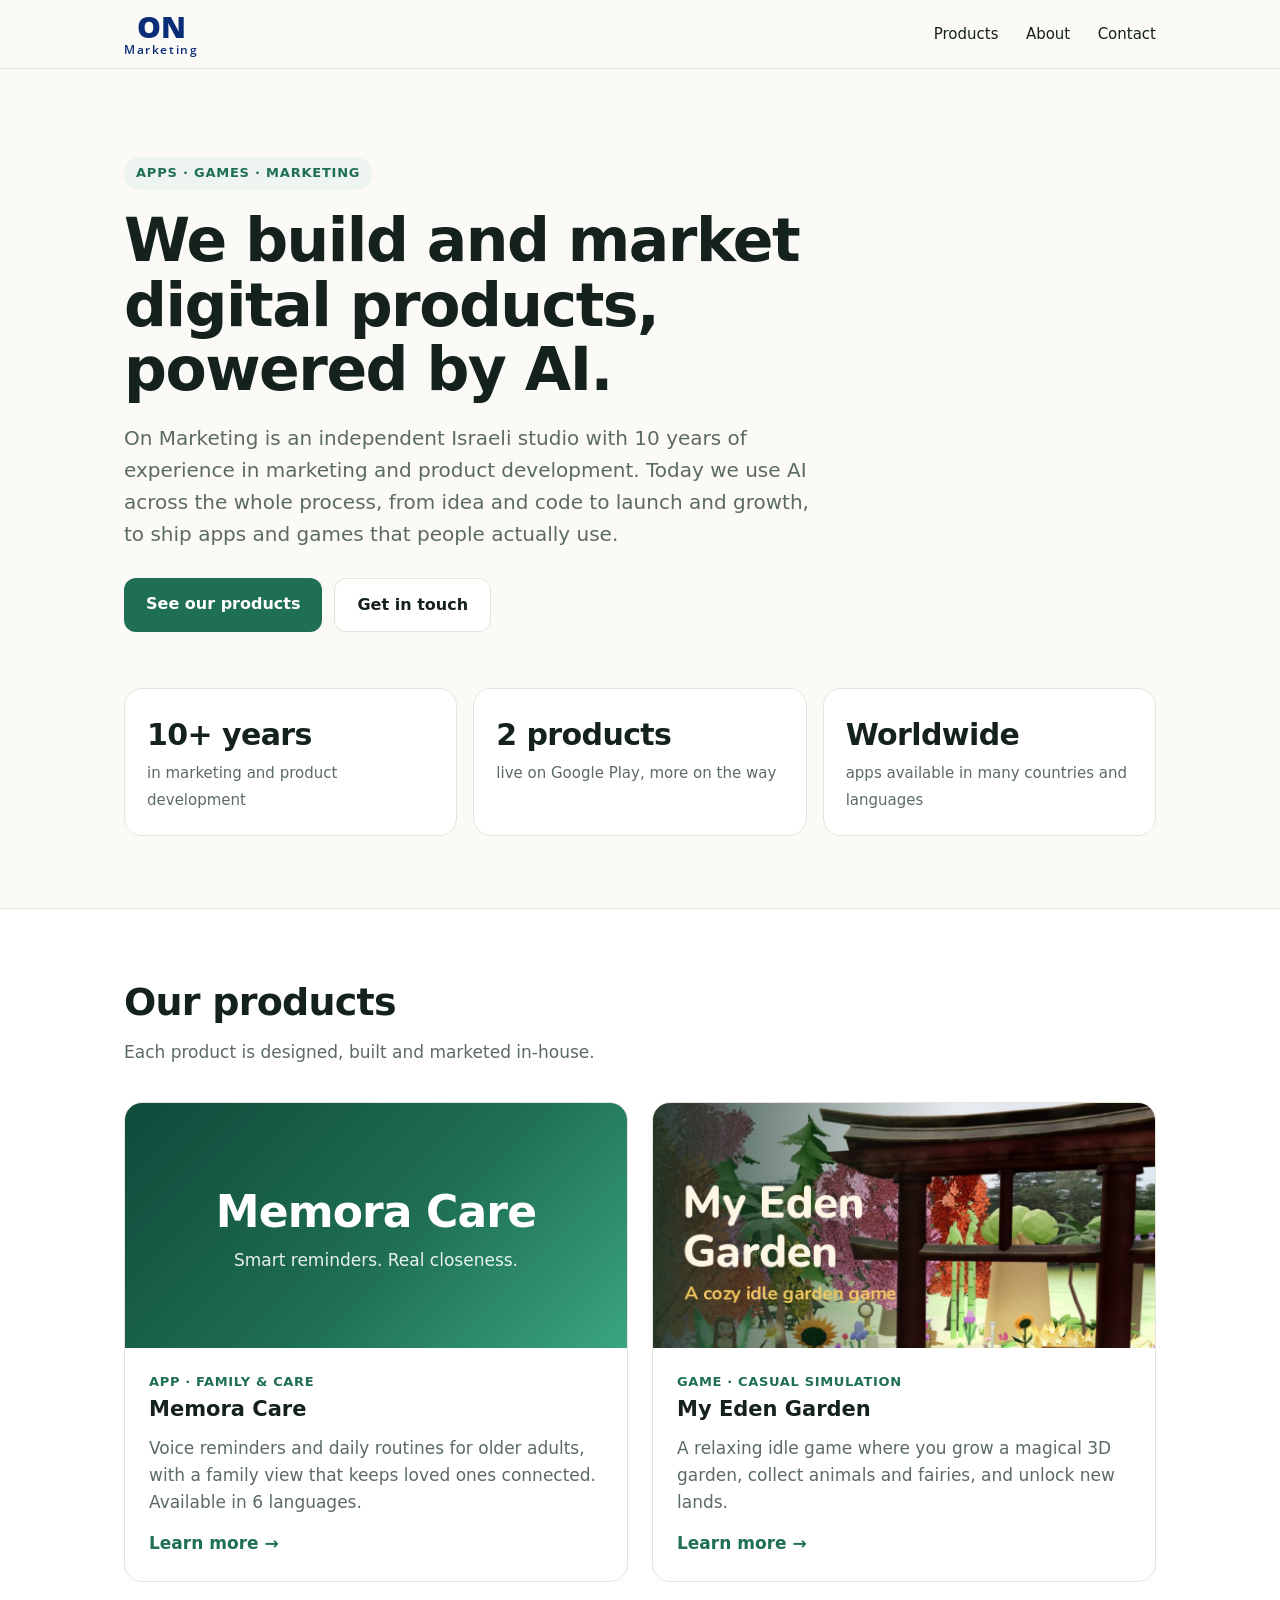
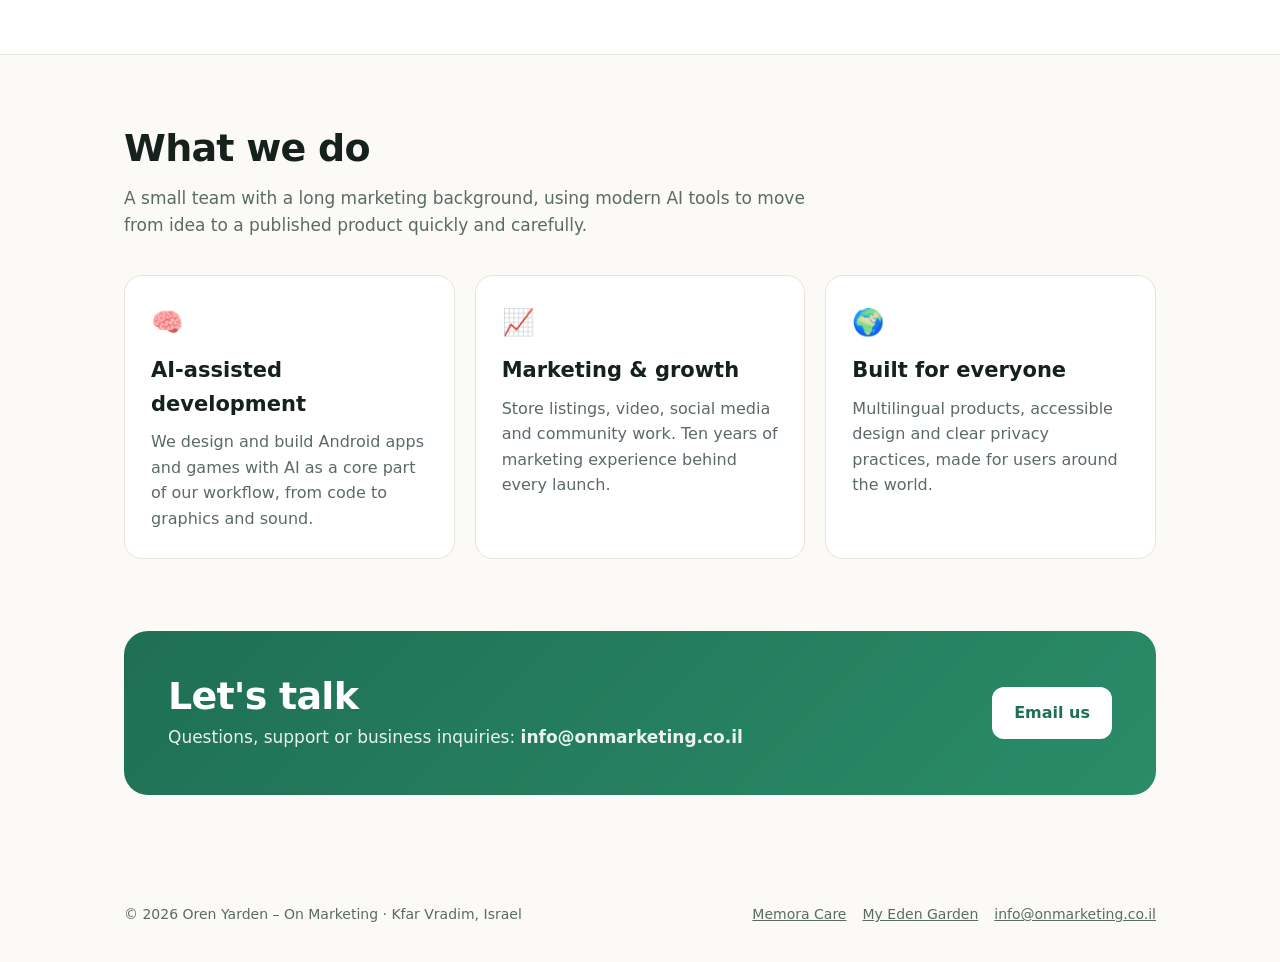
<file: index.html>
<!DOCTYPE html>
<html lang="en">
<head>
<meta charset="utf-8">
<meta name="viewport" content="width=device-width, initial-scale=1">
<title>On Marketing – AI-powered product development & marketing</title>
<meta name="description" content="On Marketing is an Israeli studio that develops and markets mobile apps and games with the help of AI. Makers of Memora Care and My Eden Garden.">
<link rel="preconnect" href="https://fonts.googleapis.com"><link rel="stylesheet" href="https://fonts.googleapis.com/css2?family=Open+Sans:wght@600;800&display=swap">
<link rel="icon" href="data:image/svg+xml,%3Csvg xmlns='http://www.w3.org/2000/svg' viewBox='0 0 100 100'%3E%3Ccircle cx='50' cy='50' r='49' fill='white' stroke='%23d9dde6' stroke-width='2'/%3E%3Ctext x='50' y='58' font-size='38' font-family='Arial Black,Arial' font-weight='900' fill='%230a2d78' text-anchor='middle'%3EON%3C/text%3E%3Ctext x='50' y='74' font-size='11' font-family='Arial' font-weight='700' letter-spacing='1' fill='%230a2d78' text-anchor='middle'%3EMarketing%3C/text%3E%3C/svg%3E">
<link rel="stylesheet" href="style.css">
</head>
<body>

<header class="site">
  <div class="wrap">
    <a class="logo" href="index.html"><span class="logo-on">ON</span><span class="logo-mk">Marketing</span></a>
    <nav>
      <a href="#products">Products</a>
      <a href="#about" class="hide-sm">About</a>
      <a href="#contact">Contact</a>
    </nav>
  </div>
</header>

<main>
  <section class="hero">
    <div class="wrap">
      <span class="eyebrow">Apps · Games · Marketing</span>
      <h1>We build and market digital products, powered by AI.</h1>
      <p class="lead">On Marketing is an independent Israeli studio with 10 years of experience in marketing and product development. Today we use AI across the whole process, from idea and code to launch and growth, to ship apps and games that people actually use.</p>
      <div class="btns">
        <a class="btn primary" href="#products">See our products</a>
        <a class="btn ghost" href="#contact">Get in touch</a>
      </div>
      <div class="stats">
        <div class="stat"><b>10+ years</b><span>in marketing and product development</span></div>
        <div class="stat"><b>2 products</b><span>live on Google Play, more on the way</span></div>
        <div class="stat"><b>Worldwide</b><span>apps available in many countries and languages</span></div>
      </div>
    </div>
  </section>

  <section id="products" class="alt">
    <div class="wrap">
      <div class="section-head">
        <h2>Our products</h2>
        <p>Each product is designed, built and marketed in-house.</p>
      </div>
      <div class="products">
        <a class="product" href="memora-care.html">
          <div class="banner memora">
            <div><div class="memora-word">Memora Care</div><div class="memora-tag">Smart reminders. Real closeness.</div></div>
          </div>
          <div class="body">
            <div class="tag">App · Family &amp; care</div>
            <h3>Memora Care</h3>
            <p>Voice reminders and daily routines for older adults, with a family view that keeps loved ones connected. Available in 6 languages.</p>
            <span class="more">Learn more →</span>
          </div>
        </a>
        <a class="product" href="my-eden-garden.html">
          <div class="banner"><img src="eden-feature.jpg" alt="My Eden Garden – a magical 3D garden game"></div>
          <div class="body">
            <div class="tag">Game · Casual simulation</div>
            <h3>My Eden Garden</h3>
            <p>A relaxing idle game where you grow a magical 3D garden, collect animals and fairies, and unlock new lands.</p>
            <span class="more">Learn more →</span>
          </div>
        </a>
      </div>
    </div>
  </section>

  <section id="about">
    <div class="wrap">
      <div class="section-head">
        <h2>What we do</h2>
        <p>A small team with a long marketing background, using modern AI tools to move from idea to a published product quickly and carefully.</p>
      </div>
      <div class="grid3">
        <div class="card"><div class="ic">🧠</div><h3>AI-assisted development</h3><p>We design and build Android apps and games with AI as a core part of our workflow, from code to graphics and sound.</p></div>
        <div class="card"><div class="ic">📈</div><h3>Marketing &amp; growth</h3><p>Store listings, video, social media and community work. Ten years of marketing experience behind every launch.</p></div>
        <div class="card"><div class="ic">🌍</div><h3>Built for everyone</h3><p>Multilingual products, accessible design and clear privacy practices, made for users around the world.</p></div>
      </div>
    </div>
  </section>

  <section id="contact" style="padding-top:0">
    <div class="wrap">
      <div class="contact-box">
        <div>
          <h2>Let's talk</h2>
          <p>Questions, support or business inquiries: <b>info@onmarketing.co.il</b></p>
        </div>
        <a class="btn" href="mailto:info@onmarketing.co.il">Email us</a>
      </div>
    </div>
  </section>
</main>

<footer>
  <div class="wrap">
    <div>© 2026 Oren Yarden – On Marketing · Kfar Vradim, Israel</div>
    <div><a href="memora-care.html">Memora Care</a><a href="my-eden-garden.html">My Eden Garden</a><a href="mailto:info@onmarketing.co.il">info@onmarketing.co.il</a></div>
  </div>
</footer>
</body>
</html>
</file>
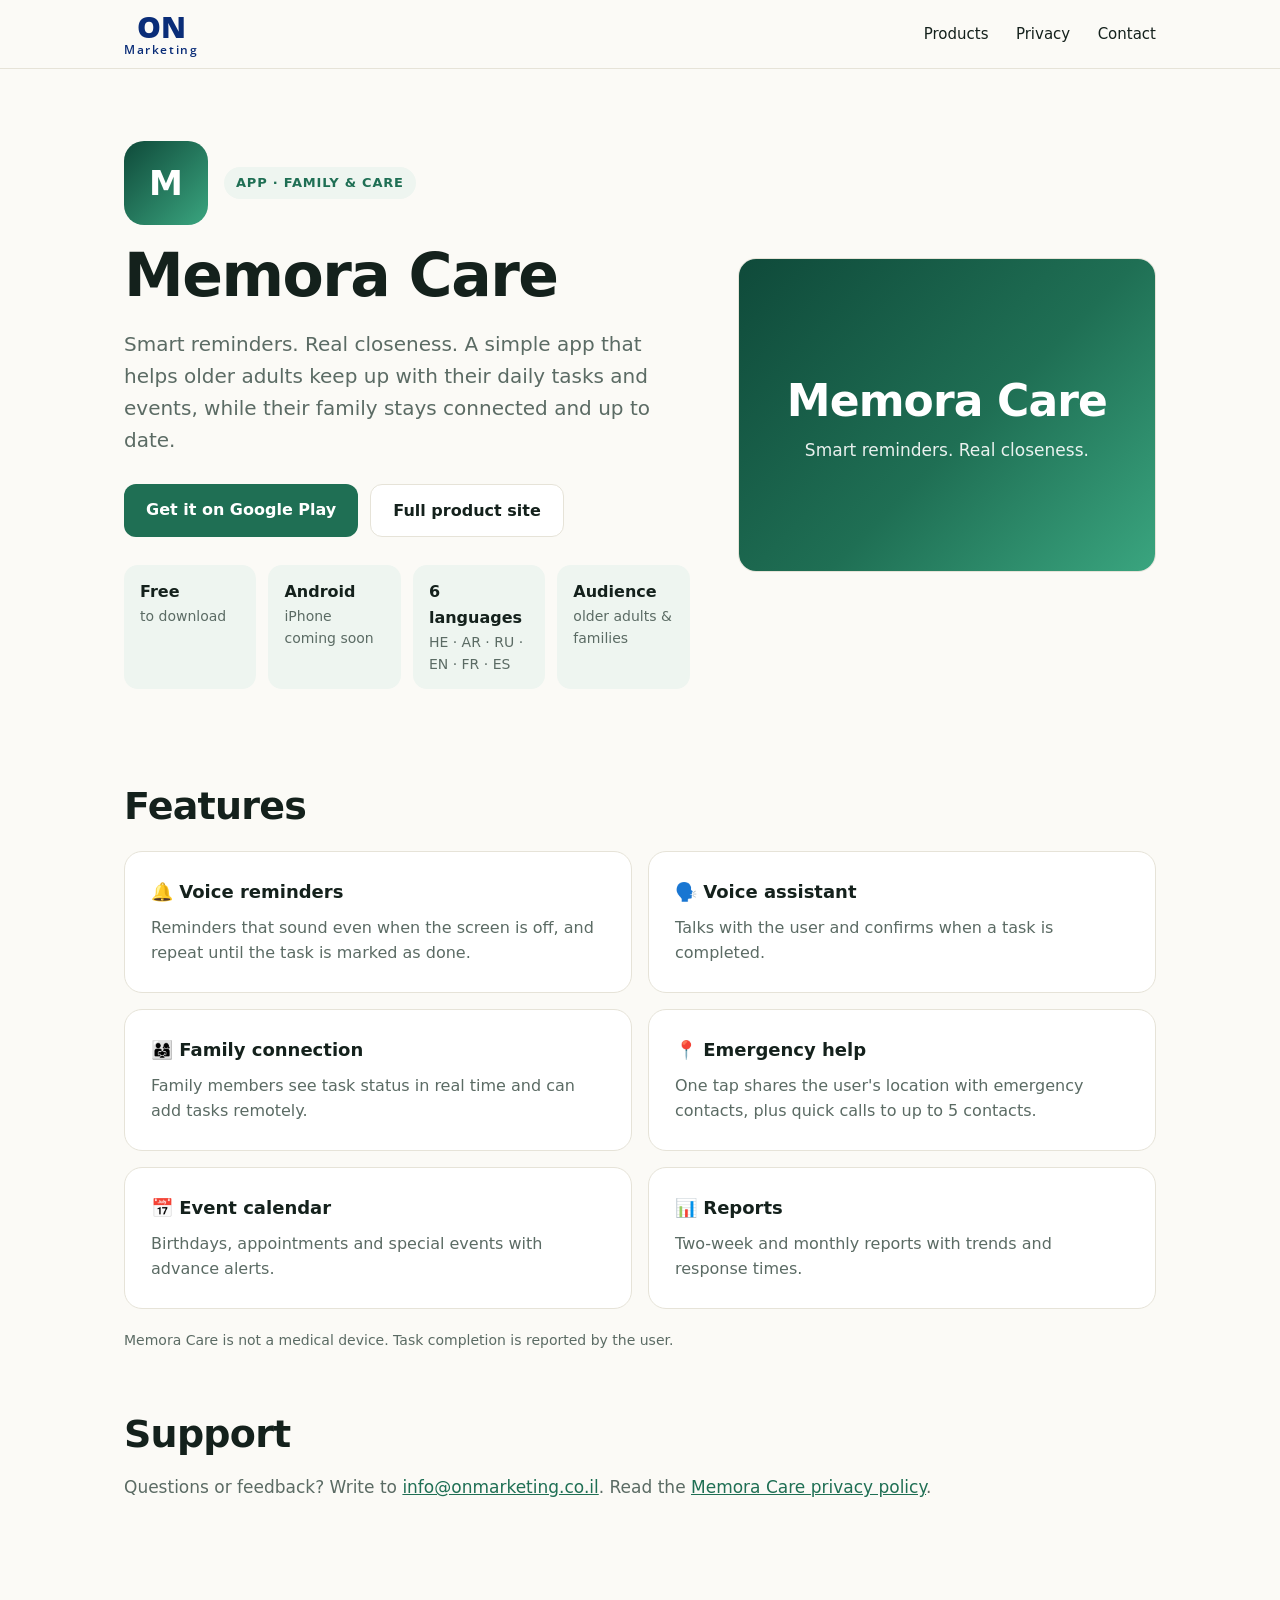
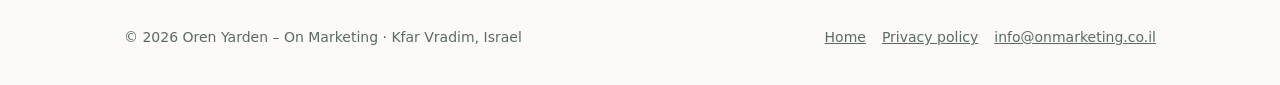
<file: memora-care.html>
<!DOCTYPE html>
<html lang="en">
<head>
<meta charset="utf-8">
<meta name="viewport" content="width=device-width, initial-scale=1">
<title>Memora Care – On Marketing</title>
<meta name="description" content="Memora Care: voice reminders and daily routines for older adults, with a family view that keeps loved ones connected. Available in 6 languages.">
<link rel="preconnect" href="https://fonts.googleapis.com"><link rel="stylesheet" href="https://fonts.googleapis.com/css2?family=Open+Sans:wght@600;800&display=swap">
<link rel="icon" href="data:image/svg+xml,%3Csvg xmlns='http://www.w3.org/2000/svg' viewBox='0 0 100 100'%3E%3Ccircle cx='50' cy='50' r='49' fill='white' stroke='%23d9dde6' stroke-width='2'/%3E%3Ctext x='50' y='58' font-size='38' font-family='Arial Black,Arial' font-weight='900' fill='%230a2d78' text-anchor='middle'%3EON%3C/text%3E%3Ctext x='50' y='74' font-size='11' font-family='Arial' font-weight='700' letter-spacing='1' fill='%230a2d78' text-anchor='middle'%3EMarketing%3C/text%3E%3C/svg%3E">
<link rel="stylesheet" href="style.css">
</head>
<body>

<header class="site">
  <div class="wrap">
    <a class="logo" href="index.html"><span class="logo-on">ON</span><span class="logo-mk">Marketing</span></a>
    <nav>
      <a href="index.html#products">Products</a>
      <a href="https://orenyarden-ux.github.io/memora/#privacy" class="hide-sm">Privacy</a>
      <a href="index.html#contact">Contact</a>
    </nav>
  </div>
</header>

<main class="wrap">
  <div class="prod-hero">
    <div>
      <div class="app-id">
        <div class="app-icon-text">M</div>
        <div><span class="eyebrow">App · Family &amp; care</span></div>
      </div>
      <h1>Memora Care</h1>
      <p class="lead">Smart reminders. Real closeness. A simple app that helps older adults keep up with their daily tasks and events, while their family stays connected and up to date.</p>
      <div class="btns">
        <a class="btn primary" href="https://play.google.com/store/apps/details?id=com.onmarketing.memora">Get it on Google Play</a>
        <a class="btn ghost" href="https://orenyarden-ux.github.io/memora/">Full product site</a>
      </div>
      <div class="facts">
        <div class="fact"><b>Free</b>to download</div>
        <div class="fact"><b>Android</b>iPhone coming soon</div>
        <div class="fact"><b>6 languages</b>HE · AR · RU · EN · FR · ES</div>
        <div class="fact"><b>Audience</b>older adults &amp; families</div>
      </div>
    </div>
    <div class="product" style="pointer-events:none">
      <div class="banner memora" style="aspect-ratio:4/3"><div><div class="memora-word">Memora Care</div><div class="memora-tag">Smart reminders. Real closeness.</div></div></div>
    </div>
  </div>

  <section style="padding:24px 0">
    <h2>Features</h2>
    <div class="feature-list" style="margin-top:22px">
      <div class="card"><h3>🔔 Voice reminders</h3><p>Reminders that sound even when the screen is off, and repeat until the task is marked as done.</p></div>
      <div class="card"><h3>🗣️ Voice assistant</h3><p>Talks with the user and confirms when a task is completed.</p></div>
      <div class="card"><h3>👨‍👩‍👧 Family connection</h3><p>Family members see task status in real time and can add tasks remotely.</p></div>
      <div class="card"><h3>📍 Emergency help</h3><p>One tap shares the user's location with emergency contacts, plus quick calls to up to 5 contacts.</p></div>
      <div class="card"><h3>📅 Event calendar</h3><p>Birthdays, appointments and special events with advance alerts.</p></div>
      <div class="card"><h3>📊 Reports</h3><p>Two-week and monthly reports with trends and response times.</p></div>
    </div>
    <p class="note" style="margin-top:20px">Memora Care is not a medical device. Task completion is reported by the user.</p>
  </section>

  <section style="padding:24px 0 72px">
    <h2>Support</h2>
    <p class="note" style="font-size:17px">Questions or feedback? Write to <a href="mailto:info@onmarketing.co.il">info@onmarketing.co.il</a>. Read the <a href="https://orenyarden-ux.github.io/memora/#privacy">Memora Care privacy policy</a>.</p>
  </section>
</main>

<footer>
  <div class="wrap">
    <div>© 2026 Oren Yarden – On Marketing · Kfar Vradim, Israel</div>
    <div><a href="index.html">Home</a><a href="https://orenyarden-ux.github.io/memora/#privacy">Privacy policy</a><a href="mailto:info@onmarketing.co.il">info@onmarketing.co.il</a></div>
  </div>
</footer>
</body>
</html>
</file>
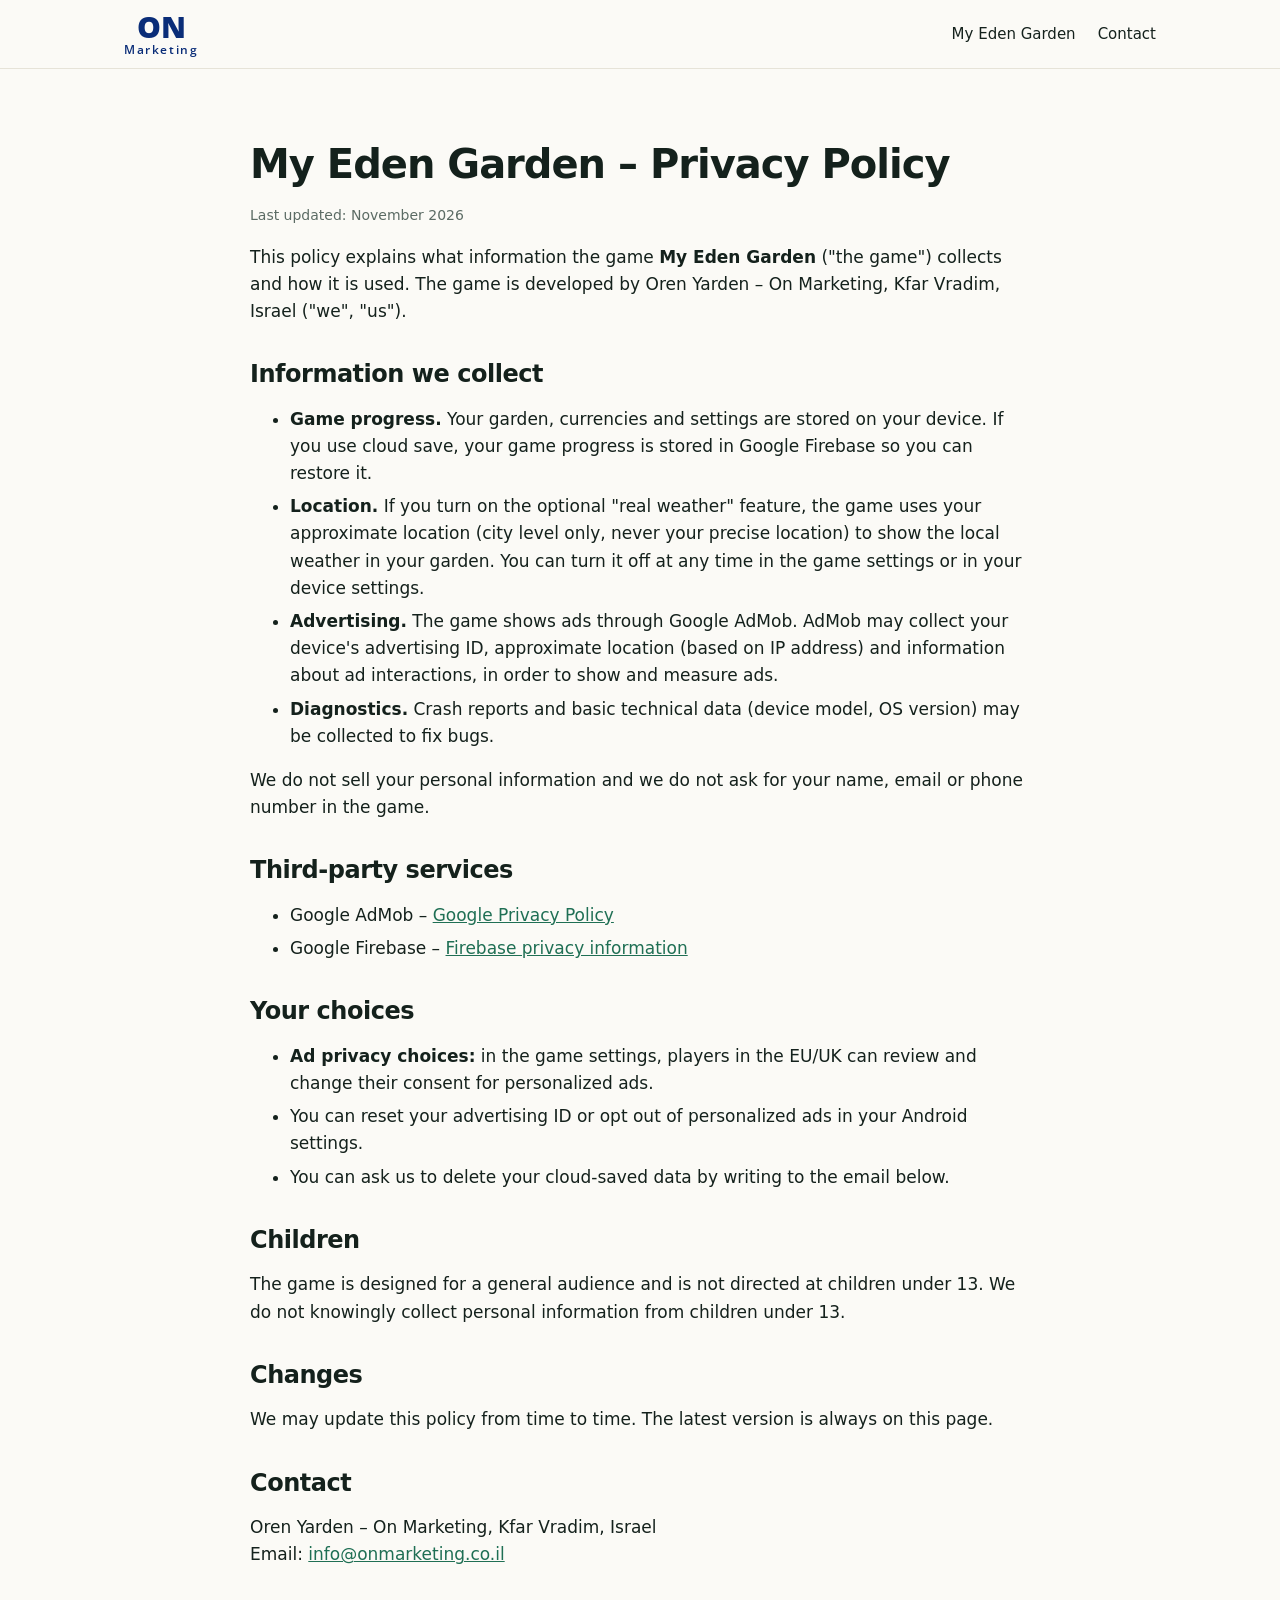
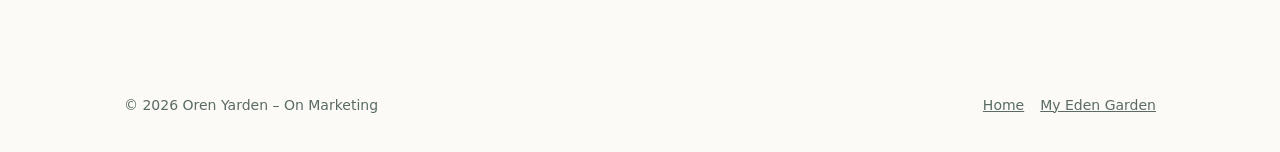
<file: my-eden-garden-privacy.html>
<!DOCTYPE html>
<html lang="en">
<head>
<meta charset="utf-8">
<meta name="viewport" content="width=device-width, initial-scale=1">
<title>My Eden Garden – Privacy Policy</title>
<link rel="preconnect" href="https://fonts.googleapis.com"><link rel="stylesheet" href="https://fonts.googleapis.com/css2?family=Open+Sans:wght@600;800&display=swap">
<link rel="icon" href="data:image/svg+xml,%3Csvg xmlns='http://www.w3.org/2000/svg' viewBox='0 0 100 100'%3E%3Ccircle cx='50' cy='50' r='49' fill='white' stroke='%23d9dde6' stroke-width='2'/%3E%3Ctext x='50' y='58' font-size='38' font-family='Arial Black,Arial' font-weight='900' fill='%230a2d78' text-anchor='middle'%3EON%3C/text%3E%3Ctext x='50' y='74' font-size='11' font-family='Arial' font-weight='700' letter-spacing='1' fill='%230a2d78' text-anchor='middle'%3EMarketing%3C/text%3E%3C/svg%3E">
<link rel="stylesheet" href="style.css">
</head>
<body>

<header class="site">
  <div class="wrap">
    <a class="logo" href="index.html"><span class="logo-on">ON</span><span class="logo-mk">Marketing</span></a>
    <nav><a href="my-eden-garden.html">My Eden Garden</a><a href="index.html#contact">Contact</a></nav>
  </div>
</header>

<main class="wrap legal">
  <h1>My Eden Garden – Privacy Policy</h1>
  <p class="note">Last updated: November 2026</p>

  <p>This policy explains what information the game <b>My Eden Garden</b> ("the game") collects and how it is used. The game is developed by Oren Yarden – On Marketing, Kfar Vradim, Israel ("we", "us").</p>

  <h2>Information we collect</h2>
  <ul>
    <li><b>Game progress.</b> Your garden, currencies and settings are stored on your device. If you use cloud save, your game progress is stored in Google Firebase so you can restore it.</li>
    <li><b>Location.</b> If you turn on the optional "real weather" feature, the game uses your approximate location (city level only, never your precise location) to show the local weather in your garden. You can turn it off at any time in the game settings or in your device settings.</li>
    <li><b>Advertising.</b> The game shows ads through Google AdMob. AdMob may collect your device's advertising ID, approximate location (based on IP address) and information about ad interactions, in order to show and measure ads.</li>
    <li><b>Diagnostics.</b> Crash reports and basic technical data (device model, OS version) may be collected to fix bugs.</li>
  </ul>
  <p>We do not sell your personal information and we do not ask for your name, email or phone number in the game.</p>

  <h2>Third-party services</h2>
  <ul>
    <li>Google AdMob – <a href="https://policies.google.com/privacy">Google Privacy Policy</a></li>
    <li>Google Firebase – <a href="https://firebase.google.com/support/privacy">Firebase privacy information</a></li>
  </ul>

  <h2>Your choices</h2>
  <ul>
    <li><b>Ad privacy choices:</b> in the game settings, players in the EU/UK can review and change their consent for personalized ads.</li>
    <li>You can reset your advertising ID or opt out of personalized ads in your Android settings.</li>
    <li>You can ask us to delete your cloud-saved data by writing to the email below.</li>
  </ul>

  <h2>Children</h2>
  <p>The game is designed for a general audience and is not directed at children under 13. We do not knowingly collect personal information from children under 13.</p>

  <h2>Changes</h2>
  <p>We may update this policy from time to time. The latest version is always on this page.</p>

  <h2>Contact</h2>
  <p>Oren Yarden – On Marketing, Kfar Vradim, Israel<br>Email: <a href="mailto:info@onmarketing.co.il">info@onmarketing.co.il</a></p>
</main>

<footer>
  <div class="wrap">
    <div>© 2026 Oren Yarden – On Marketing</div>
    <div><a href="index.html">Home</a><a href="my-eden-garden.html">My Eden Garden</a></div>
  </div>
</footer>
</body>
</html>
</file>
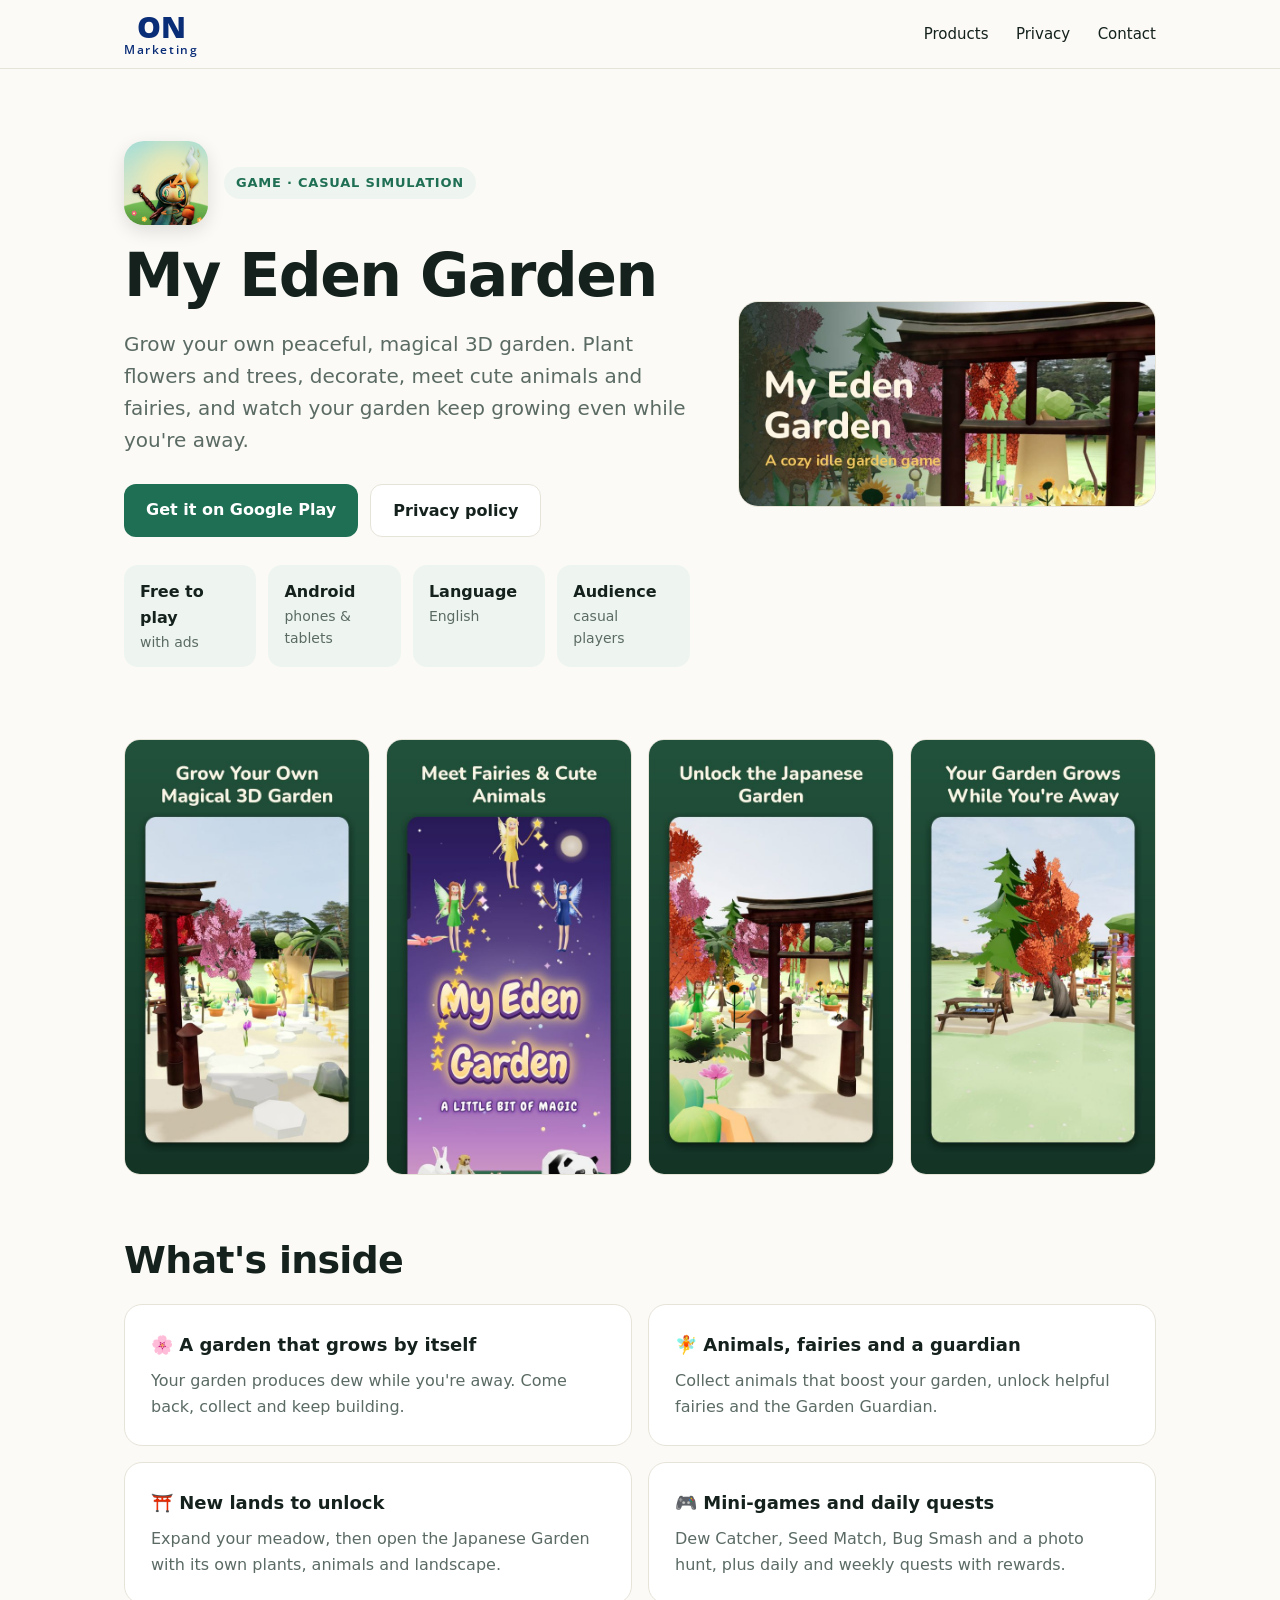
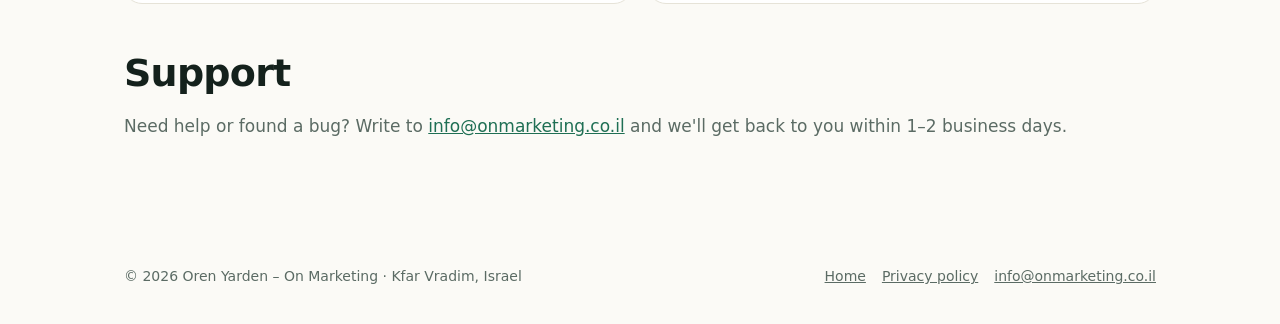
<file: my-eden-garden.html>
<!DOCTYPE html>
<html lang="en">
<head>
<meta charset="utf-8">
<meta name="viewport" content="width=device-width, initial-scale=1">
<title>My Eden Garden – On Marketing</title>
<meta name="description" content="My Eden Garden is a relaxing idle game where you grow a magical 3D garden, collect animals and fairies, and unlock new lands. Free on Android.">
<link rel="preconnect" href="https://fonts.googleapis.com"><link rel="stylesheet" href="https://fonts.googleapis.com/css2?family=Open+Sans:wght@600;800&display=swap">
<link rel="icon" href="data:image/svg+xml,%3Csvg xmlns='http://www.w3.org/2000/svg' viewBox='0 0 100 100'%3E%3Ccircle cx='50' cy='50' r='49' fill='white' stroke='%23d9dde6' stroke-width='2'/%3E%3Ctext x='50' y='58' font-size='38' font-family='Arial Black,Arial' font-weight='900' fill='%230a2d78' text-anchor='middle'%3EON%3C/text%3E%3Ctext x='50' y='74' font-size='11' font-family='Arial' font-weight='700' letter-spacing='1' fill='%230a2d78' text-anchor='middle'%3EMarketing%3C/text%3E%3C/svg%3E">
<link rel="stylesheet" href="style.css">
</head>
<body>

<header class="site">
  <div class="wrap">
    <a class="logo" href="index.html"><span class="logo-on">ON</span><span class="logo-mk">Marketing</span></a>
    <nav>
      <a href="index.html#products">Products</a>
      <a href="my-eden-garden-privacy.html" class="hide-sm">Privacy</a>
      <a href="index.html#contact">Contact</a>
    </nav>
  </div>
</header>

<main class="wrap">
  <div class="prod-hero">
    <div>
      <div class="app-id">
        <img src="eden-icon.jpg" alt="My Eden Garden icon">
        <div><span class="eyebrow">Game · Casual simulation</span></div>
      </div>
      <h1>My Eden Garden</h1>
      <p class="lead">Grow your own peaceful, magical 3D garden. Plant flowers and trees, decorate, meet cute animals and fairies, and watch your garden keep growing even while you're away.</p>
      <div class="btns">
        <a class="btn primary" href="https://play.google.com/store/apps/details?id=com.onmarketing.mygarden">Get it on Google Play</a>
        <a class="btn ghost" href="my-eden-garden-privacy.html">Privacy policy</a>
      </div>
      <div class="facts">
        <div class="fact"><b>Free to play</b>with ads</div>
        <div class="fact"><b>Android</b>phones &amp; tablets</div>
        <div class="fact"><b>Language</b>English</div>
        <div class="fact"><b>Audience</b>casual players</div>
      </div>
    </div>
    <div><img src="eden-feature.jpg" alt="My Eden Garden" style="border-radius:20px;border:1px solid var(--line)"></div>
  </div>

  <div class="shots">
    <img src="eden-shot-1.jpg" alt="Grow your own magical 3D garden" loading="lazy">
    <img src="eden-shot-2.jpg" alt="Meet fairies and cute animals" loading="lazy">
    <img src="eden-shot-3.jpg" alt="Unlock the Japanese Garden" loading="lazy">
    <img src="eden-shot-7.jpg" alt="Your garden grows while you're away" loading="lazy">
  </div>

  <section style="padding:64px 0 24px">
    <h2>What's inside</h2>
    <div class="feature-list" style="margin-top:22px">
      <div class="card"><h3>🌸 A garden that grows by itself</h3><p>Your garden produces dew while you're away. Come back, collect and keep building.</p></div>
      <div class="card"><h3>🧚 Animals, fairies and a guardian</h3><p>Collect animals that boost your garden, unlock helpful fairies and the Garden Guardian.</p></div>
      <div class="card"><h3>⛩️ New lands to unlock</h3><p>Expand your meadow, then open the Japanese Garden with its own plants, animals and landscape.</p></div>
      <div class="card"><h3>🎮 Mini-games and daily quests</h3><p>Dew Catcher, Seed Match, Bug Smash and a photo hunt, plus daily and weekly quests with rewards.</p></div>
    </div>
  </section>

  <section style="padding:24px 0 72px">
    <h2>Support</h2>
    <p class="note" style="font-size:17px">Need help or found a bug? Write to <a href="mailto:info@onmarketing.co.il">info@onmarketing.co.il</a> and we'll get back to you within 1–2 business days.</p>
  </section>
</main>

<footer>
  <div class="wrap">
    <div>© 2026 Oren Yarden – On Marketing · Kfar Vradim, Israel</div>
    <div><a href="index.html">Home</a><a href="my-eden-garden-privacy.html">Privacy policy</a><a href="mailto:info@onmarketing.co.il">info@onmarketing.co.il</a></div>
  </div>
</footer>
</body>
</html>
</file>
<file: style.css>
:root{
  --ink:#14211c; --muted:#5b6b64; --bg:#fbfaf6; --card:#ffffff; --line:#e6e3d8;
  --brand:#1f6f54; --brand-2:#e8a33d; --soft:#eef5f0;
  --radius:18px; --max:1080px;
}
*{box-sizing:border-box}
html{scroll-behavior:smooth}
body{margin:0;font-family:"Inter",system-ui,-apple-system,"Segoe UI",Roboto,Arial,sans-serif;color:var(--ink);background:var(--bg);line-height:1.6;font-size:17px}
a{color:var(--brand)}
img{max-width:100%;display:block}
.wrap{max-width:var(--max);margin:0 auto;padding:0 24px}

/* header */
header.site{position:sticky;top:0;z-index:10;background:rgba(251,250,246,.92);backdrop-filter:blur(8px);border-bottom:1px solid var(--line)}
header.site .wrap{display:flex;align-items:center;justify-content:space-between;height:68px}
.logo{display:flex;flex-direction:column;align-items:center;justify-content:center;text-decoration:none;color:#0a2d78;font-family:"Open Sans",Arial,sans-serif;line-height:1}
.logo-on{font-weight:800;font-size:30px;letter-spacing:-.01em}
.logo-mk{font-weight:600;font-size:11.5px;letter-spacing:.14em;margin-top:2px}
nav a{margin-left:22px;color:var(--ink);text-decoration:none;font-weight:500;font-size:15px}
nav a:hover{color:var(--brand)}

/* hero */
.hero{padding:88px 0 72px}
.eyebrow{display:inline-block;background:var(--soft);color:var(--brand);font-weight:600;font-size:13px;letter-spacing:.06em;text-transform:uppercase;padding:6px 12px;border-radius:99px}
h1{font-size:clamp(36px,5.4vw,60px);line-height:1.08;letter-spacing:-.025em;margin:18px 0 18px;max-width:820px}
h2{font-size:clamp(28px,3.4vw,38px);letter-spacing:-.02em;line-height:1.15;margin:0 0 14px}
h3{font-size:21px;margin:0 0 8px}
.lead{font-size:20px;color:var(--muted);max-width:700px}
.btns{display:flex;gap:12px;flex-wrap:wrap;margin-top:28px}
.btn{display:inline-block;padding:13px 22px;border-radius:12px;font-weight:600;text-decoration:none;font-size:16px}
.btn.primary{background:var(--brand);color:#fff}
.btn.ghost{border:1.5px solid var(--line);color:var(--ink);background:#fff}

/* stats */
.stats{display:grid;grid-template-columns:repeat(3,1fr);gap:16px;margin-top:56px}
.stat{background:var(--card);border:1px solid var(--line);border-radius:var(--radius);padding:22px}
.stat b{display:block;font-size:30px;letter-spacing:-.02em}
.stat span{color:var(--muted);font-size:15px}

section{padding:72px 0}
section.alt{background:#fff;border-top:1px solid var(--line);border-bottom:1px solid var(--line)}
.section-head{max-width:700px;margin-bottom:36px}
.section-head p{color:var(--muted);margin:0}

/* products */
.products{display:grid;grid-template-columns:1fr 1fr;gap:24px}
.product{background:var(--card);border:1px solid var(--line);border-radius:var(--radius);overflow:hidden;display:flex;flex-direction:column;text-decoration:none;color:inherit;transition:transform .15s,box-shadow .15s}
.product:hover{transform:translateY(-3px);box-shadow:0 14px 34px rgba(20,33,28,.08)}
.product .banner{aspect-ratio:1024/500;background:#dfe9e3;overflow:hidden}
.product .banner img{width:100%;height:100%;object-fit:cover}
.product .banner.memora{background:linear-gradient(135deg,#0f4a3a,#1f6f54 55%,#3aa57f);display:grid;place-items:center;color:#fff;text-align:center;padding:24px}
.memora-word{font-size:44px;font-weight:800;letter-spacing:-.02em}
.memora-tag{opacity:.9;font-size:17px}
.product .body{padding:24px}
.product .tag{font-size:13px;font-weight:600;color:var(--brand);text-transform:uppercase;letter-spacing:.05em}
.product p{color:var(--muted);margin:6px 0 0}
.more{display:inline-block;margin-top:14px;font-weight:600;color:var(--brand)}

/* services */
.grid3{display:grid;grid-template-columns:repeat(3,1fr);gap:20px}
.card{background:var(--card);border:1px solid var(--line);border-radius:var(--radius);padding:26px}
.card .ic{font-size:26px;margin-bottom:10px}
.card p{color:var(--muted);margin:0;font-size:16px}

/* product page */
.prod-hero{display:grid;grid-template-columns:1.15fr .85fr;gap:48px;align-items:center;padding:72px 0}
.app-id{display:flex;align-items:center;gap:16px;margin-bottom:6px}
.app-id img{width:84px;height:84px;border-radius:20px;box-shadow:0 6px 18px rgba(0,0,0,.12)}
.app-icon-text{width:84px;height:84px;border-radius:20px;background:linear-gradient(135deg,#0f4a3a,#3aa57f);color:#fff;display:grid;place-items:center;font-weight:800;font-size:34px}
.shots{display:grid;grid-template-columns:repeat(4,1fr);gap:16px}
.shots img{border-radius:16px;border:1px solid var(--line)}
.feature-list{display:grid;grid-template-columns:1fr 1fr;gap:16px}
.feature-list .card h3{font-size:18px}
.facts{display:grid;grid-template-columns:repeat(4,1fr);gap:12px;margin-top:28px}
.fact{background:var(--soft);border-radius:14px;padding:14px 16px;font-size:14px;color:var(--muted)}
.fact b{display:block;color:var(--ink);font-size:16px}
.note{font-size:14px;color:var(--muted)}

/* legal */
.legal{max-width:780px;padding:56px 0 72px}
.legal h1{font-size:40px}
.legal h2{font-size:24px;margin-top:36px}
.legal li{margin-bottom:6px}

/* contact */
.contact-box{background:linear-gradient(135deg,var(--brand),#2a8c69);color:#fff;border-radius:24px;padding:44px;display:flex;justify-content:space-between;align-items:center;gap:24px;flex-wrap:wrap}
.contact-box h2{color:#fff;margin:0 0 6px}
.contact-box p{margin:0;opacity:.9}
.contact-box a.btn{background:#fff;color:var(--brand)}

footer{padding:36px 0;color:var(--muted);font-size:14px}
footer .wrap{display:flex;justify-content:space-between;flex-wrap:wrap;gap:12px}
footer a{color:var(--muted);margin-left:16px}

@media (max-width:820px){
  nav a{margin-left:14px;font-size:14px}
  .stats,.grid3,.products,.prod-hero,.feature-list{grid-template-columns:1fr}
  .shots{grid-template-columns:repeat(2,1fr)}
  .facts{grid-template-columns:1fr 1fr}
  .hero{padding:56px 0 48px}
}
@media (max-width:520px){ nav .hide-sm{display:none} }
</file>
